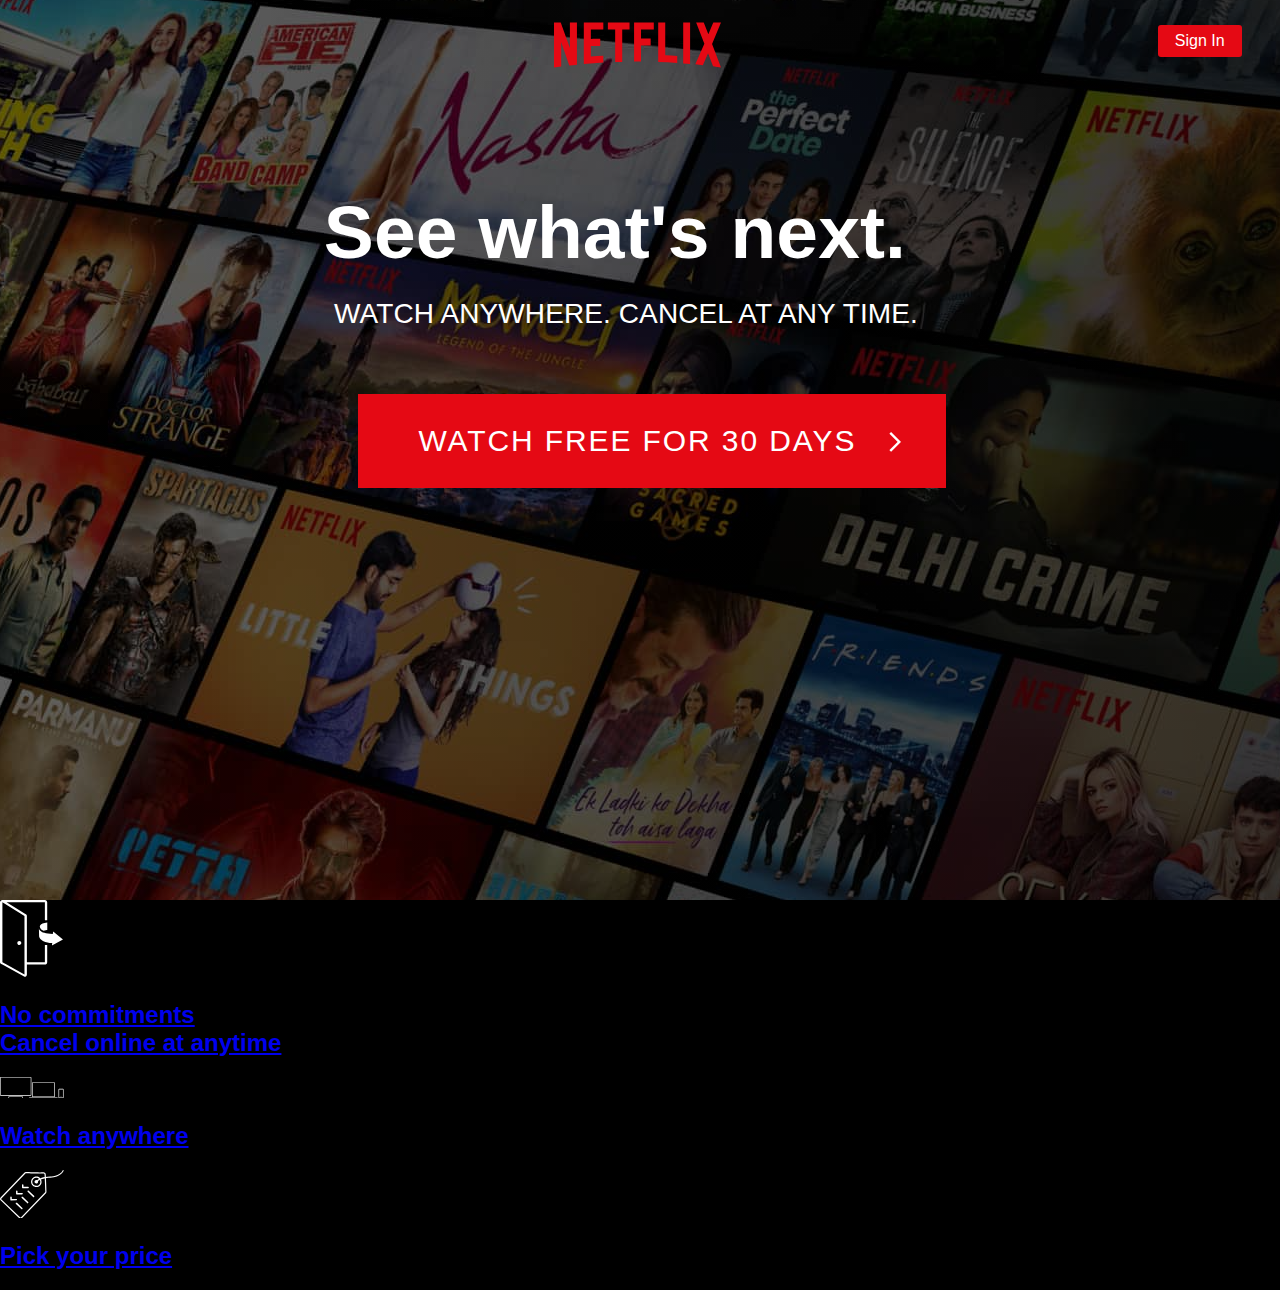
<file: index.html>
<!DOCTYPE html>
<html>
<head>
	<meta charset="utf-8">
	<link rel="shortcut icon" href="img/favicon.ico">
	<link rel="stylesheet" type="text/css" href="css/style.css"/>
	<title>Netflix India - Watch TV Programmes Online, Watch Films Online</title>
</head>
<body>
	<header>
		<nav>
			<a href="#" class="logo"><svg viewBox="0 0 111 30" fill="#e50914" id="netflix-logo" width="50%" height="50%">    
							<path d="M105.062 14.28L111 30c-1.75-.25-3.499-.563-5.28-.845l-3.345-8.686-3.437 7.969c-1.687-.282-3.344-.376-5.031-.595l6.031-13.75L94.468 0h5.063l3.062 7.874L105.875 0h5.124l-5.937 14.28zM90.47 0h-4.594v27.25c1.5.094 3.062.156 4.594.343V0zm-8.563 26.937c-4.187-.281-8.375-.53-12.656-.625V0h4.687v21.875c2.688.062 5.375.28 7.969.405v4.657zM64.25 10.657v4.687h-6.406V26H53.22V0h13.125v4.687h-8.5v5.97h6.406zm-18.906-5.97V26.25c-1.563 0-3.156 0-4.688.062V4.687h-4.844V0h14.406v4.687h-4.874zM30.75 15.593c-2.062 0-4.5 0-6.25.095v6.968c2.75-.188 5.5-.406 8.281-.5v4.5l-12.968 1.032V0H32.78v4.687H24.5V11c1.813 0 4.594-.094 6.25-.094v4.688zM4.78 12.968v16.375C3.094 29.531 1.593 29.75 0 30V0h4.469l6.093 17.032V0h4.688v28.062c-1.656.282-3.344.376-5.125.625L4.78 12.968z">
							</path>
						</svg>
			</a>
			<a class="signIn" href="login.html">Sign In</a>
		</nav>		
		<section class="para">
			<h1 class="See">See what's next.</h1>
			<p class="Watch">WATCH ANYWHERE. CANCEL AT ANY TIME.</p>
			<button class="join" onclick="window.location.href='signup.html'">WATCH FREE FOR 30 DAYS   <span class="arrow"></span></a></button>
			<!--a class="join" href="plans.html">WATCH FREE FOR 30 DAYS   <span class="arrow"></span></a-->
		</section>
	</header>
	<div id="features">
		<nav>
			<div>
				<a href="#">
					<svg version="1.1" viewBox="0 0 40 48" class="icon-cancel" focusable="true"><title></title><g fill=#fff><path d="M29.55 18.7v-4.6c-5.2.4-4.6 2.8-4.6 2.8.3 1.7 2.35 2.35 2.35 2.35.6-.35 2.25-.55 2.25-.55zm3.7 1L33 21.3c-9.15-.3-8.7-3.75-8.7-3.75l.15 5.2c1.1 4.05 8.35 4.2 8.2 4.2l-.2 1.5 6.9-3.8-6.1-4.95zm-20.3 6.25c-.5-.5-1.3-.45-1.8.05-.45.5-.45 1.25.05 1.75s1.3.45 1.75-.05c.5-.5.5-1.25 0-1.75zm2.35-15.9L1.5 1.45V38.9l2.6 1.45 11.2 6.2v-36.5zM1.5 40.35C.4 39.85 0 39.7 0 38.9l1.5 1.45zM28.05 28.1h1.45v10.8c0 .8-.65 1.45-1.45 1.45H16.8v6.15c0 .849-.65 1.5-1.45 1.5L1.5 40.35 0 38.9V1.45C0 .65.65 0 1.5 0h26.55c.8 0 1.45.65 1.45 1.45v11.2h-1.45V1.45H4.1L15.6 8.6c.95.35 1.2.65 1.2 1.45V38.9h11.25V28.1z"></path></g></svg>
					<h2>No commitments</br>Cancel online at anytime</h2>
				</a>
				<a href="#">
					<svg viewBox="0 0 145 48" class="desktop" focusable="true"><title></title><g fill=#fff><path d="M138.211 44.009c-.398 0-.697.349-.697.748 0 .398.3.698.697.698.4 0 .749-.3.749-.698 0-.4-.35-.748-.749-.748zm-4.19 2.593h8.682V28.191h-8.682v18.411zm-.05-19.807h8.732c.798 0 1.396.598 1.396 1.396v18.362c0 .798-.598 1.447-1.396 1.447h-8.732c-.749 0-1.397-.649-1.397-1.447V28.191c0-.798.648-1.396 1.397-1.396zM74.095 44.009h48.7V13.173h-48.7v30.836zm0-32.233h48.75c.748 0 1.396.648 1.396 1.446v30.787c0 .798-.648 1.396-1.397 1.396H74.095c-.797 0-1.396-.598-1.396-1.396V13.222c0-.798.599-1.446 1.396-1.446zm56.583 34.677v.649c0 .499-.799.898-1.747.898H67.66c-.998 0-1.746-.4-1.746-.898v-.649h64.764zm-111.567.898v-2.445c0-.798.648-1.446 1.396-1.446h29.688c.799 0 1.397.648 1.397 1.446v2.445h-1.397v-2.494H20.557v2.494H19.11zM1.397 41.065h68.208V1.397H1.397v39.668zM1.397 0h68.208c.799 0 1.447.599 1.447 1.397v39.668c0 .748-.648 1.396-1.447 1.396H1.397A1.394 1.394 0 0 1 0 41.065V1.397C0 .599.599 0 1.397 0z" id="Fill-7"></path></g></svg>
					<h2>Watch anywhere</h2>
				</a>
				<a href="#">
					<svg viewBox="0 0 63 48" class="price-tag" focusable="true"><title></title><g fill=#fff><path d="M35.752 7.65c-1.1 0-2.1.45-2.85 1.2a3.97 3.97 0 0 0 .1 5.651c.75.7 1.7 1.1 2.75 1.1a4.01 4.01 0 0 0 2.851-1.2c.75-.8 1.149-1.8 1.1-2.85 0-1.05-.451-2.05-1.201-2.8a4.072 4.072 0 0 0-2.75-1.1m-.002 9.15c-1.35 0-2.65-.5-3.6-1.45-2.05-1.95-2.101-5.25-.15-7.3 1-1.05 2.3-1.6 3.75-1.6 1.35 0 2.6.5 3.6 1.45.95.95 1.55 2.25 1.55 3.65.05 1.35-.5 2.65-1.45 3.65-.95 1.05-2.3 1.6-3.7 1.6m-2.148 9.701a.727.727 0 0 1-1.05 0l-5.3-5.05c-.3-.3-.3-.75 0-1.05.25-.3.75-.3 1.05-.05l5.25 5.1c.3.3.3.75.05 1.05m-5.95-10.05l-4.55.098v-1.799c0-.4-.35-.7-.75-.7-.401 0-.701.3-.701.7l.05 2.55c0 .3.2.55.45.65.101.05.15.05.25.05l5.301-.1c.4 0 .7-.3.7-.7 0-.4-.35-.75-.75-.75m.1 16.15a.723.723 0 0 1-1.05 0l-5.301-5.099c-.3-.25-.3-.75 0-1.05.25-.25.75-.3 1 0l5.301 5.1c.3.25.3.75.05 1.05m-5.951-10.05l-4.55.1v-1.8c-.05-.4-.35-.75-.75-.75-.4.05-.75.35-.7.75v2.55c.05.3.2.55.5.65.05.05.15.05.25.05l5.25-.1c.4 0 .75-.35.75-.75s-.35-.7-.75-.7m.25 15.95c-.299.3-.75.3-1.049 0l-5.301-5.1c-.3-.25-.3-.75 0-1.05.3-.25.75-.3 1.05 0l5.251 5.1c.299.25.35.75.049 1.05m-5.95-10.05l-4.5.1-.05-1.8c0-.4-.35-.75-.75-.75-.401.05-.7.35-.7.75l.049 2.55c0 .3.201.55.451.65.1.05.2.05.3.05l5.25-.1c.4 0 .7-.35.7-.75s-.35-.7-.75-.7M43.903 4.9c0-.5-.122-.876-.35-1.1-.279-.274-.65-.3-.85-.3H42.402c-.799.05-1.85.05-3.049.05-5.551 0-13.151-.35-13.851-.35-.15 0-.3.05-.45.2L1.4 27.952c-.1.15-.2.3-.2.5s.1.35.25.5l18.301 17.65c.25.25.751.25 1.001-.05l23.651-24.55c.153-.197.198-.488.2-.7M20.252 48.002a1.937 1.937 0 0 1-1.351-.55L.6 29.801c-.35-.349-.6-.799-.6-1.299 0-.55.2-1 .55-1.4L24.202 2.548c.3-.299.699-.5 1.15-.549h.15c.1 0 8.1.35 13.851.35 1.149 0 2.149 0 3-.05h.35c.7 0 1.3.2 1.75.65.45.45.65 1.1.65 1.95.05.85.705 14.126.65 16.551-.011.502-.15 1-.5 1.4L21.602 47.403c-.35.35-.85.6-1.35.6" id="Combined-Shape"></path><path d="M62.004 0c-2.95 6.4-12.651 6.4-12.651 6.4-7.05.1-10.951 2.25-12.751 3.601-.7-.351-1.55-.2-2.1.35-.7.7-.65 1.85.05 2.549.7.651 1.85.651 2.5-.049.55-.55.65-1.3.4-1.951 5.05-3.5 11.9-3.299 11.9-3.299C60.105 7.601 62.855.6 62.855.6l-.85-.6z" id="Fill-4"></path></g></svg>
					<h2>Pick your price </h2>
				</a>
			</div>
		</nav>
	</div>
</body>
</html>
</file>
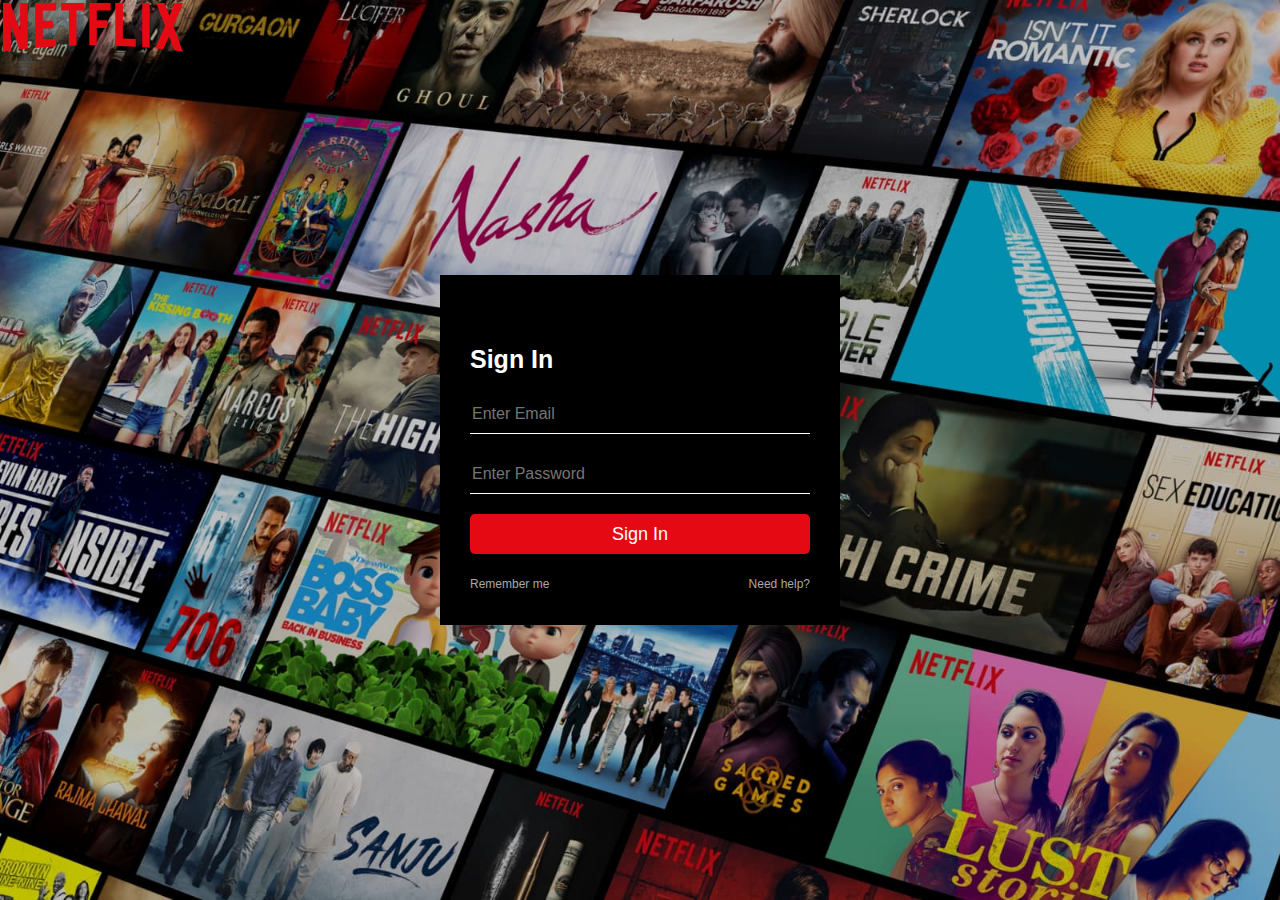
<file: login.html>
<html>
<head>
  <link rel="shortcut icon" href="img/favicon.ico">
<script>
function validateForm()
{
  var x = document.forms["myForm"]["email"].value;
  if (x == "") 
  {
    alert("Email must be filled out");
    return false;
  }
}
</script>
<title>Netflix</title>
    <link rel="stylesheet" type="text/css" href="css/style1.css">
<body>
  <div id="brand">
          <svg viewBox="0 0 111 30" fill="#e50914" id="netflix-logo" width="100%" height="100%">    <path d="M105.062 14.28L111 30c-1.75-.25-3.499-.563-5.28-.845l-3.345-8.686-3.437 7.969c-1.687-.282-3.344-.376-5.031-.595l6.031-13.75L94.468 0h5.063l3.062 7.874L105.875 0h5.124l-5.937 14.28zM90.47 0h-4.594v27.25c1.5.094 3.062.156 4.594.343V0zm-8.563 26.937c-4.187-.281-8.375-.53-12.656-.625V0h4.687v21.875c2.688.062 5.375.28 7.969.405v4.657zM64.25 10.657v4.687h-6.406V26H53.22V0h13.125v4.687h-8.5v5.97h6.406zm-18.906-5.97V26.25c-1.563 0-3.156 0-4.688.062V4.687h-4.844V0h14.406v4.687h-4.874zM30.75 15.593c-2.062 0-4.5 0-6.25.095v6.968c2.75-.188 5.5-.406 8.281-.5v4.5l-12.968 1.032V0H32.78v4.687H24.5V11c1.813 0 4.594-.094 6.25-.094v4.688zM4.78 12.968v16.375C3.094 29.531 1.593 29.75 0 30V0h4.469l6.093 17.032V0h4.688v28.062c-1.656.282-3.344.376-5.125.625L4.78 12.968z"></path></svg>
      </div>
  <!--div class="header"-->
      <!--img src="logo.png" height="100px" width="200px"-->
  <!--/div-->
    <div class="loginbox">
        <h1>Sign In</h1>
        <form name="myForm" action="main.html" onsubmit="return validateForm()" method="post">
            <input type="email" name="email" placeholder="Enter Email">
            <input type="password" name="" placeholder="Enter Password">
            <input type="submit" name="" value="Sign In">
            <!--button class="btn" type="submit">Sign In</button-->
            <a href="#">Remember me</a>
            <a id="need" href="#">Need help?</a>
        </form>
    </div>
</body>
</head>
</html>
</file>
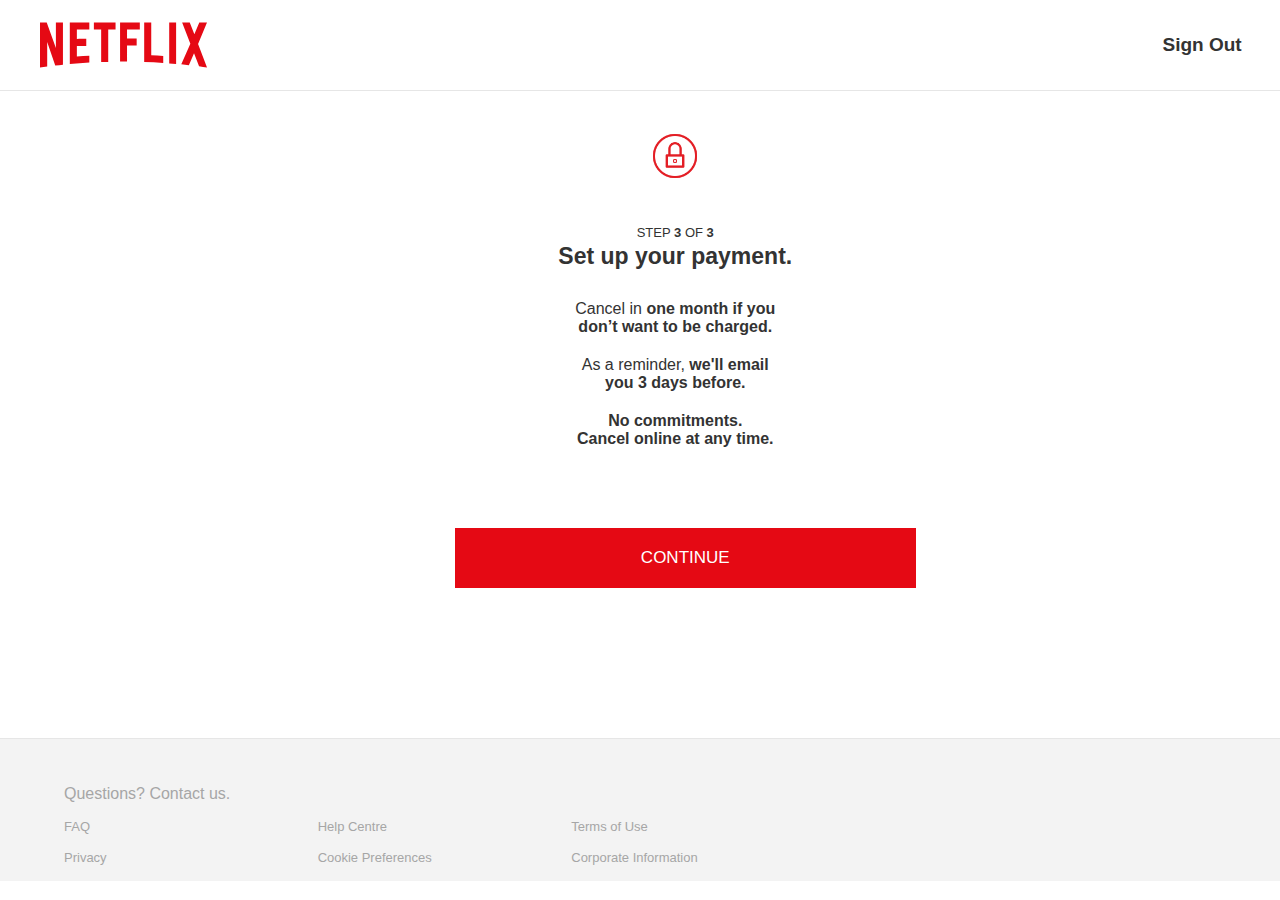
<file: payment.html>
<!DOCTYPE html>
<html>
<head>
	<title>Netflix</title>
	<link rel="shortcut icon" href="img/favicon.ico">
	<link rel="stylesheet" type="text/css" href="css/style7.css"/>
	<!--meta http-equiv="Refresh" content="30; url=index.html" /-->
</head>
<body>
	<header>
		<nav>
			<a href="index.html" class="logo"><svg viewBox="0 0 111 30" fill="#e50914" id="netflix-logo" width="50%" height="50%">    
							<path d="M105.062 14.28L111 30c-1.75-.25-3.499-.563-5.28-.845l-3.345-8.686-3.437 7.969c-1.687-.282-3.344-.376-5.031-.595l6.031-13.75L94.468 0h5.063l3.062 7.874L105.875 0h5.124l-5.937 14.28zM90.47 0h-4.594v27.25c1.5.094 3.062.156 4.594.343V0zm-8.563 26.937c-4.187-.281-8.375-.53-12.656-.625V0h4.687v21.875c2.688.062 5.375.28 7.969.405v4.657zM64.25 10.657v4.687h-6.406V26H53.22V0h13.125v4.687h-8.5v5.97h6.406zm-18.906-5.97V26.25c-1.563 0-3.156 0-4.688.062V4.687h-4.844V0h14.406v4.687h-4.874zM30.75 15.593c-2.062 0-4.5 0-6.25.095v6.968c2.75-.188 5.5-.406 8.281-.5v4.5l-12.968 1.032V0H32.78v4.687H24.5V11c1.813 0 4.594-.094 6.25-.094v4.688zM4.78 12.968v16.375C3.094 29.531 1.593 29.75 0 30V0h4.469l6.093 17.032V0h4.688v28.062c-1.656.282-3.344.376-5.125.625L4.78 12.968z">
							</path>
						</svg>
			</a>
			<a href="login.html" class="signIn">Sign Out</a>
		</nav>
	</header>
	<div class="mid">
		<img src="img/lock.png" class="lock">
		<div class="step">
			<span style="font-size: 13px;">STEP <b>3</b> OF <b>3</b></span></br>
			<h1 class="steptitle">Set up your payment.</h1>
			<span class="para">Cancel in <b>one month if you<br/> don’t want to be charged.</b><br/></span>
			<span class="para">As a reminder, <b>we'll email<br/> you 3 days before.</b><br/></span>
			<span class="para"><b>No commitments.</b><br/><b>Cancel online at any time.</b></span>
		</div>
		<div class="continue">
			<a class="continue" href="users.html">CONTINUE</a>
		</div>
	</div>
	<footer>
		<div class="divider">
		</div>
		<div class="foot">
			<p class="footer-top">
				<a href="https://help.netflix.com/contactus">Questions? Contact us.</a>
			</p>
			<ul class="lists">
				<li class="footitem" >
					<a class="footer-link" href="https://help.netflix.com/support/412" >
						<span>FAQ</span>
					</a>
				</li>
				<li class="footitem">
					<a class="footer-link" href="https://help.netflix.com">
						<span>Help Centre</span>
					</a>
				</li>
				<li class="footitem">
					<a class="footer-link" href="https://help.netflix.com/legal/termsofuse">
						<span>Terms of Use</span>
					</a>
				</li>
				<li class="footitem">
					<a class="footer-link" href="https://help.netflix.com/legal/privacy">
						<span>Privacy</span>
					</a>
				</li>
				<li class="footitem">
					<a class="footer-link" href="https://help.netflix.com/legal/privacy#cookies">
						<span>Cookie Preferences</span>
					</a>
				</li>
				<li class="footitem">
					<a class="footer-link" href="https://help.netflix.com/en/node/2101">
						<span>Corporate Information</span>
					</a>
				</li>
			</ul>
		</div>
	</footer>
</body>
</html>
</file>
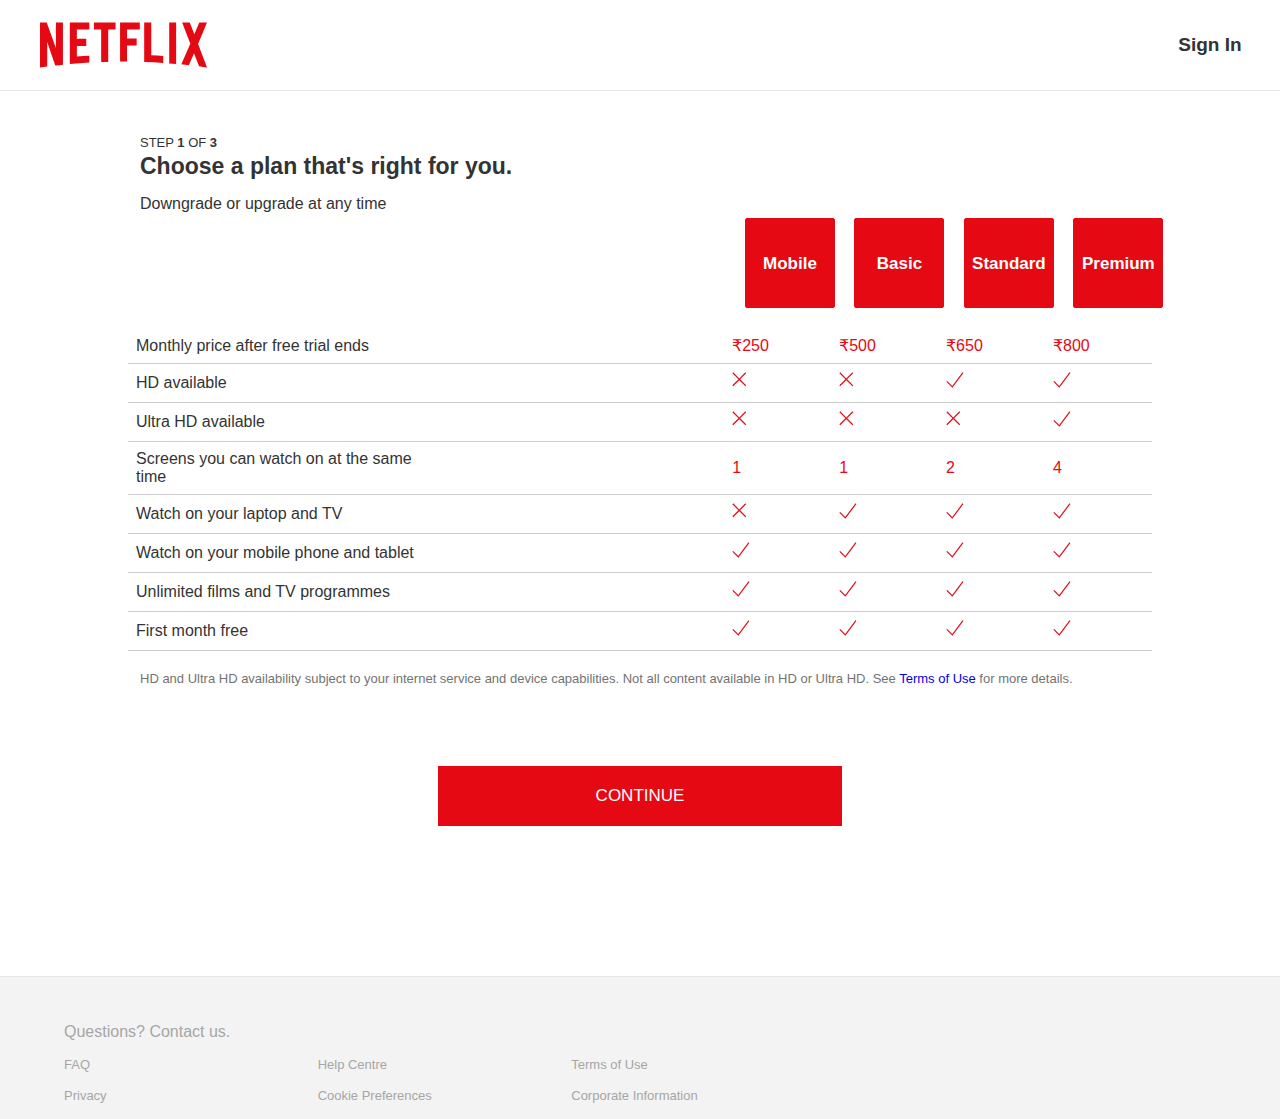
<file: planform.html>
<!DOCTYPE html>
<html>
<head>
	<title>Netflix</title>
	<link rel="stylesheet" type="text/css" href="css/style4.css"/>
	<link rel="shortcut icon" href="img/favicon.ico">
</head>
<body>
	<header>
		<nav>
			<a href="index.html" class="logo"><svg viewBox="0 0 111 30" fill="#e50914" id="netflix-logo" width="50%" height="50%">    
							<path d="M105.062 14.28L111 30c-1.75-.25-3.499-.563-5.28-.845l-3.345-8.686-3.437 7.969c-1.687-.282-3.344-.376-5.031-.595l6.031-13.75L94.468 0h5.063l3.062 7.874L105.875 0h5.124l-5.937 14.28zM90.47 0h-4.594v27.25c1.5.094 3.062.156 4.594.343V0zm-8.563 26.937c-4.187-.281-8.375-.53-12.656-.625V0h4.687v21.875c2.688.062 5.375.28 7.969.405v4.657zM64.25 10.657v4.687h-6.406V26H53.22V0h13.125v4.687h-8.5v5.97h6.406zm-18.906-5.97V26.25c-1.563 0-3.156 0-4.688.062V4.687h-4.844V0h14.406v4.687h-4.874zM30.75 15.593c-2.062 0-4.5 0-6.25.095v6.968c2.75-.188 5.5-.406 8.281-.5v4.5l-12.968 1.032V0H32.78v4.687H24.5V11c1.813 0 4.594-.094 6.25-.094v4.688zM4.78 12.968v16.375C3.094 29.531 1.593 29.75 0 30V0h4.469l6.093 17.032V0h4.688v28.062c-1.656.282-3.344.376-5.125.625L4.78 12.968z">
							</path>
						</svg>
			</a>
			<a href="login.html" class="signIn">Sign In</a>
		</nav>
	</header>
	<div class="step">
			<span style="font-size: 13px;">STEP <b>1</b> OF <b>3</b></span></br>
			<h1 class="steptitle">Choose a plan that's right for you.</h1>
			<span class="para">Downgrade or upgrade at any time</span>
	</div>
	<div class="pl">
		<div class="ic">Mobile</div>
		<div class="ic">Basic</div>
		<div class="ic">Standard</div>
		<div class="ic">Premium</div>
	</div>
	<table>
  		<tr>
    		<td>Monthly price after free trial ends</td>
    		<td class="price">₹250</td>
    		<td class="price">₹500</td>
    		<td class="price">₹650</td>
    		<td class="price">₹800</td>
  		</tr>
  		<tr>
    		<td>HD available</td>
    		<td class="price"><svg viewBox="0 0 26 26" version="1.1" class="svg-icon" focusable="true"><title></title><path d="M10.5 9.3L1.8.5.5 1.8l8.8 8.7-8.8 8.8 1.3 1.2 8.7-8.7 8.8 8.7 1.2-1.2-8.7-8.8 8.7-8.7L19.3.5l-8.8 8.8z"></path></svg></td>
    		<td class="price"><svg viewBox="0 0 26 26" version="1.1" class="svg-icon" focusable="true"><title></title><path d="M10.5 9.3L1.8.5.5 1.8l8.8 8.7-8.8 8.8 1.3 1.2 8.7-8.7 8.8 8.7 1.2-1.2-8.7-8.8 8.7-8.7L19.3.5l-8.8 8.8z"></path></svg></td>
    		<td class="price"><svg viewBox="0 0 26 26" version="1.1" class="svg-icon" focusable="true"><title></title><path d="M9.19 22.892L.5 14.198l1.232-1.233 7.236 7.24L23.793.516l1.38 1.04L9.19 22.892"></path></svg></td>
    		<td class="price"><svg viewBox="0 0 26 26" version="1.1" class="svg-icon" focusable="true"><title></title><path d="M9.19 22.892L.5 14.198l1.232-1.233 7.236 7.24L23.793.516l1.38 1.04L9.19 22.892"></path></svg></td>
  		</tr>
  		<tr>
    		<td>Ultra HD available</td>
    		<td class="price"><svg viewBox="0 0 26 26" version="1.1" class="svg-icon" focusable="true"><title></title><path d="M10.5 9.3L1.8.5.5 1.8l8.8 8.7-8.8 8.8 1.3 1.2 8.7-8.7 8.8 8.7 1.2-1.2-8.7-8.8 8.7-8.7L19.3.5l-8.8 8.8z"></path></svg></td>
    		<td class="price"><svg viewBox="0 0 26 26" version="1.1" class="svg-icon" focusable="true"><title></title><path d="M10.5 9.3L1.8.5.5 1.8l8.8 8.7-8.8 8.8 1.3 1.2 8.7-8.7 8.8 8.7 1.2-1.2-8.7-8.8 8.7-8.7L19.3.5l-8.8 8.8z"></path></svg></td>
    		<td class="price"><svg viewBox="0 0 26 26" version="1.1" class="svg-icon" focusable="true"><title></title><path d="M10.5 9.3L1.8.5.5 1.8l8.8 8.7-8.8 8.8 1.3 1.2 8.7-8.7 8.8 8.7 1.2-1.2-8.7-8.8 8.7-8.7L19.3.5l-8.8 8.8z"></path></svg></td>
    		<td class="price"><svg viewBox="0 0 26 26" version="1.1" class="svg-icon" focusable="true"><title></title><path d="M9.19 22.892L.5 14.198l1.232-1.233 7.236 7.24L23.793.516l1.38 1.04L9.19 22.892"></path></svg></td>
  		</tr>
  		<tr>
    		<td>Screens you can watch on at the same<br/> time</td>
    		<td class="price">1</td>
    		<td class="price">1</td>
    		<td class="price">2</td>
    		<td class="price">4</td>
  		</tr>
  		<tr>
    		<td>Watch on your laptop and TV</td>
    		<td class="price"><svg viewBox="0 0 26 26" version="1.1" class="svg-icon" focusable="true"><title></title><path d="M10.5 9.3L1.8.5.5 1.8l8.8 8.7-8.8 8.8 1.3 1.2 8.7-8.7 8.8 8.7 1.2-1.2-8.7-8.8 8.7-8.7L19.3.5l-8.8 8.8z"></path></svg></td>
    		<td class="price"><svg viewBox="0 0 26 26" version="1.1" class="svg-icon" focusable="true"><title></title><path d="M9.19 22.892L.5 14.198l1.232-1.233 7.236 7.24L23.793.516l1.38 1.04L9.19 22.892"></path></svg></td>
    		<td class="price"><svg viewBox="0 0 26 26" version="1.1" class="svg-icon" focusable="true"><title></title><path d="M9.19 22.892L.5 14.198l1.232-1.233 7.236 7.24L23.793.516l1.38 1.04L9.19 22.892"></path></svg></td>
    		<td class="price"><svg viewBox="0 0 26 26" version="1.1" class="svg-icon" focusable="true"><title></title><path d="M9.19 22.892L.5 14.198l1.232-1.233 7.236 7.24L23.793.516l1.38 1.04L9.19 22.892"></path></svg></td>
  		</tr>
  		<tr>
    		<td>Watch on your mobile phone and tablet</td>
    		<td class="price"><svg viewBox="0 0 26 26" version="1.1" class="svg-icon" focusable="true"><title></title><path d="M9.19 22.892L.5 14.198l1.232-1.233 7.236 7.24L23.793.516l1.38 1.04L9.19 22.892"></path></svg></td>
    		<td class="price"><svg viewBox="0 0 26 26" version="1.1" class="svg-icon" focusable="true"><title></title><path d="M9.19 22.892L.5 14.198l1.232-1.233 7.236 7.24L23.793.516l1.38 1.04L9.19 22.892"></path></svg></td>
    		<td class="price"><svg viewBox="0 0 26 26" version="1.1" class="svg-icon" focusable="true"><title></title><path d="M9.19 22.892L.5 14.198l1.232-1.233 7.236 7.24L23.793.516l1.38 1.04L9.19 22.892"></path></svg></td>
    		<td class="price"><svg viewBox="0 0 26 26" version="1.1" class="svg-icon" focusable="true"><title></title><path d="M9.19 22.892L.5 14.198l1.232-1.233 7.236 7.24L23.793.516l1.38 1.04L9.19 22.892"></path></svg></td>
  		</tr>
  		<tr>
    		<td>Unlimited films and TV programmes</td>
    		<td class="price"><svg viewBox="0 0 26 26" version="1.1" class="svg-icon" focusable="true"><title></title><path d="M9.19 22.892L.5 14.198l1.232-1.233 7.236 7.24L23.793.516l1.38 1.04L9.19 22.892"></path></svg></td>
    		<td class="price"><svg viewBox="0 0 26 26" version="1.1" class="svg-icon" focusable="true"><title></title><path d="M9.19 22.892L.5 14.198l1.232-1.233 7.236 7.24L23.793.516l1.38 1.04L9.19 22.892"></path></svg></td>
    		<td class="price"><svg viewBox="0 0 26 26" version="1.1" class="svg-icon" focusable="true"><title></title><path d="M9.19 22.892L.5 14.198l1.232-1.233 7.236 7.24L23.793.516l1.38 1.04L9.19 22.892"></path></svg></td>
    		<td class="price"><svg viewBox="0 0 26 26" version="1.1" class="svg-icon" focusable="true"><title></title><path d="M9.19 22.892L.5 14.198l1.232-1.233 7.236 7.24L23.793.516l1.38 1.04L9.19 22.892"></path></svg></td>
  		</tr>
  		<tr>
    		<td>First month free</td>
    		<td class="price"><svg viewBox="0 0 26 26" version="1.1" class="svg-icon" focusable="true"><title></title><path d="M9.19 22.892L.5 14.198l1.232-1.233 7.236 7.24L23.793.516l1.38 1.04L9.19 22.892"></path></svg></td>
    		<td class="price"><svg viewBox="0 0 26 26" version="1.1" class="svg-icon" focusable="true"><title></title><path d="M9.19 22.892L.5 14.198l1.232-1.233 7.236 7.24L23.793.516l1.38 1.04L9.19 22.892"></path></svg></td>
    		<td class="price"><svg viewBox="0 0 26 26" version="1.1" class="svg-icon" focusable="true"><title></title><path d="M9.19 22.892L.5 14.198l1.232-1.233 7.236 7.24L23.793.516l1.38 1.04L9.19 22.892"></path></svg></td>
    		<td class="price"><svg viewBox="0 0 26 26" version="1.1" class="svg-icon" focusable="true"><title></title><path d="M9.19 22.892L.5 14.198l1.232-1.233 7.236 7.24L23.793.516l1.38 1.04L9.19 22.892"></path></svg></td>
  		</tr>
	</table>
	<div class="hdAvail">
		<span>HD and Ultra HD availability subject to your internet service and device capabilities. Not all content available in HD or Ultra HD. See <a href="https://help.netflix.com/legal/termsofuse" target="_blank">Terms of Use</a> for more details.</span>
	</div>
	<div class="continue con">
			<a class="continue" href="registration.html">CONTINUE</a>
		</div>
	<footer>
		<div class="divider">
		</div>
		<div class="foot">
			<p class="footer-top">
				<a href="https://help.netflix.com/contactus">Questions? Contact us.</a>
			</p>
			<ul class="lists">
				<li class="footitem" >
					<a class="footer-link" href="https://help.netflix.com/support/412" >
						<span>FAQ</span>
					</a>
				</li>
				<li class="footitem">
					<a class="footer-link" href="https://help.netflix.com">
						<span>Help Centre</span>
					</a>
				</li>
				<li class="footitem">
					<a class="footer-link" href="https://help.netflix.com/legal/termsofuse">
						<span>Terms of Use</span>
					</a>
				</li>
				<li class="footitem">
					<a class="footer-link" href="https://help.netflix.com/legal/privacy">
						<span>Privacy</span>
					</a>
				</li>
				<li class="footitem">
					<a class="footer-link" href="https://help.netflix.com/legal/privacy#cookies">
						<span>Cookie Preferences</span>
					</a>
				</li>
				<li class="footitem">
					<a class="footer-link" href="https://help.netflix.com/en/node/2101">
						<span>Corporate Information</span>
					</a>
				</li>
			</ul>
		</div>
	</footer>
</body>
</html>
</file>
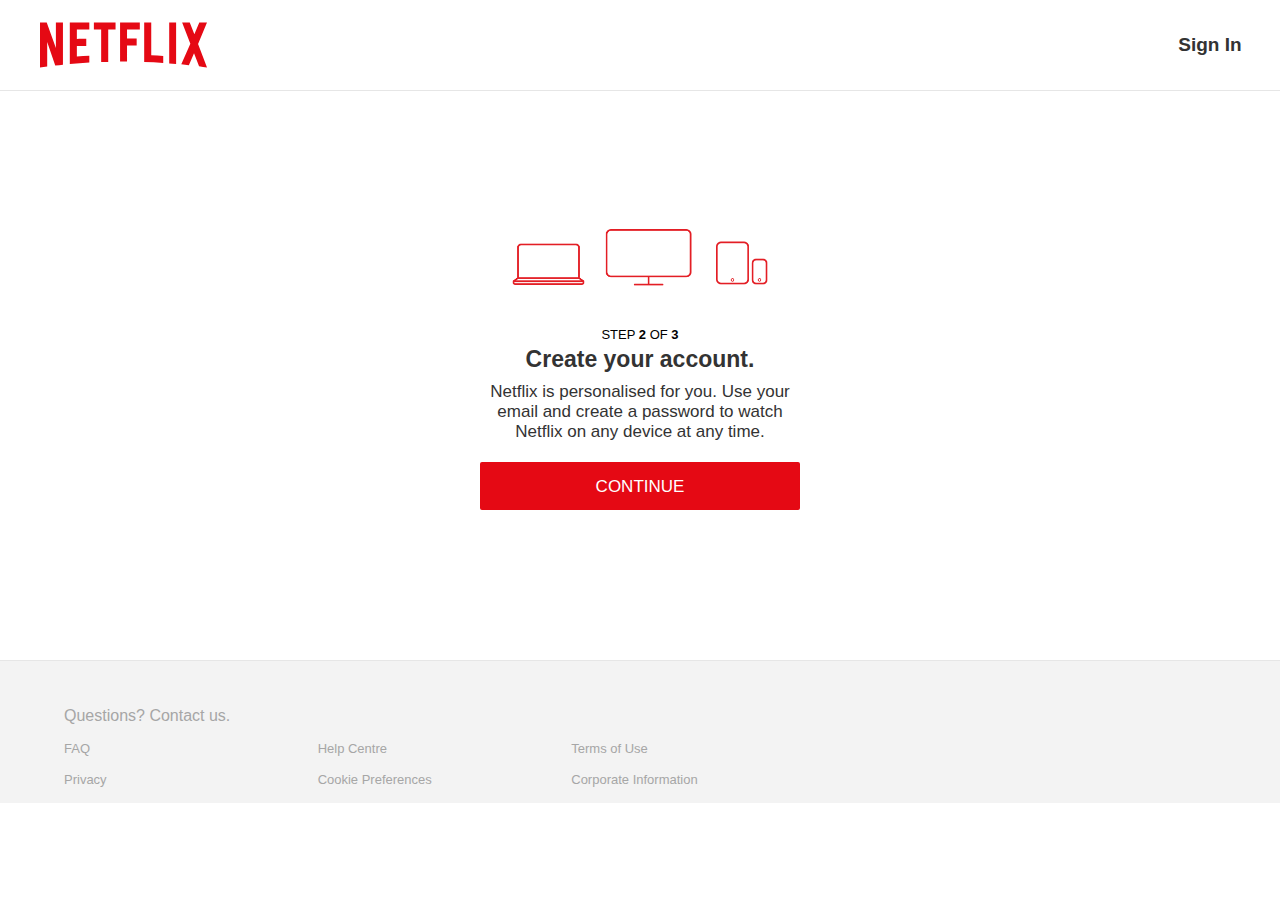
<file: registration.html>
<!DOCTYPE html>
<html>
<head>
	<title>Netflix</title>
	<link rel="stylesheet" type="text/css" href="css/style5.css"/>
	<link rel="shortcut icon" href="img/favicon.ico">
</head>
<body>
	<header>
		<nav>
			<a href="index.html" class="logo"><svg viewBox="0 0 111 30" fill="#e50914" id="netflix-logo" width="50%" height="50%">    
							<path d="M105.062 14.28L111 30c-1.75-.25-3.499-.563-5.28-.845l-3.345-8.686-3.437 7.969c-1.687-.282-3.344-.376-5.031-.595l6.031-13.75L94.468 0h5.063l3.062 7.874L105.875 0h5.124l-5.937 14.28zM90.47 0h-4.594v27.25c1.5.094 3.062.156 4.594.343V0zm-8.563 26.937c-4.187-.281-8.375-.53-12.656-.625V0h4.687v21.875c2.688.062 5.375.28 7.969.405v4.657zM64.25 10.657v4.687h-6.406V26H53.22V0h13.125v4.687h-8.5v5.97h6.406zm-18.906-5.97V26.25c-1.563 0-3.156 0-4.688.062V4.687h-4.844V0h14.406v4.687h-4.874zM30.75 15.593c-2.062 0-4.5 0-6.25.095v6.968c2.75-.188 5.5-.406 8.281-.5v4.5l-12.968 1.032V0H32.78v4.687H24.5V11c1.813 0 4.594-.094 6.25-.094v4.688zM4.78 12.968v16.375C3.094 29.531 1.593 29.75 0 30V0h4.469l6.093 17.032V0h4.688v28.062c-1.656.282-3.344.376-5.125.625L4.78 12.968z">
							</path>
						</svg>
			</a>
			<a href="login.html" class="signIn">Sign In</a>
		</nav>
	</header>
	<div class="container">
		<div class="devicecontainer">
			<img src="img/Devices.png" class="device" align="middle">
		</div>
		<div>
			<span class="step">STEP <b>2</b> OF <b>3</b></span></br>
			<h1 class="steptitle">Create your account.</h1>
		</div>
		<div class="para">
			Netflix is personalised for you. Use your <br>email and create a password to watch <br>Netflix on any device at any time.
		</div>
		<div>
			<button type="button" onclick="window.location.href='regform.html'" class="btn">CONTINUE</button>
		</div>
	</div>
	<footer>
		<div class="divider">
		</div>
		<div class="foot">
			<p class="footer-top">
				<a href="https://help.netflix.com/contactus">Questions? Contact us.</a>
			</p>
			<ul class="lists">
				<li class="footitem" >
					<a class="footer-link" href="https://help.netflix.com/support/412" >
						<span>FAQ</span>
					</a>
				</li>
				<li class="footitem">
					<a class="footer-link" href="https://help.netflix.com">
						<span>Help Centre</span>
					</a>
				</li>
				<li class="footitem">
					<a class="footer-link" href="https://help.netflix.com/legal/termsofuse">
						<span>Terms of Use</span>
					</a>
				</li>
				<li class="footitem">
					<a class="footer-link" href="https://help.netflix.com/legal/privacy">
						<span>Privacy</span>
					</a>
				</li>
				<li class="footitem">
					<a class="footer-link" href="https://help.netflix.com/legal/privacy#cookies">
						<span>Cookie Preferences</span>
					</a>
				</li>
				<li class="footitem">
					<a class="footer-link" href="https://help.netflix.com/en/node/2101">
						<span>Corporate Information</span>
					</a>
				</li>
			</ul>
		</div>
	</footer>
</body>
</html>
</file>
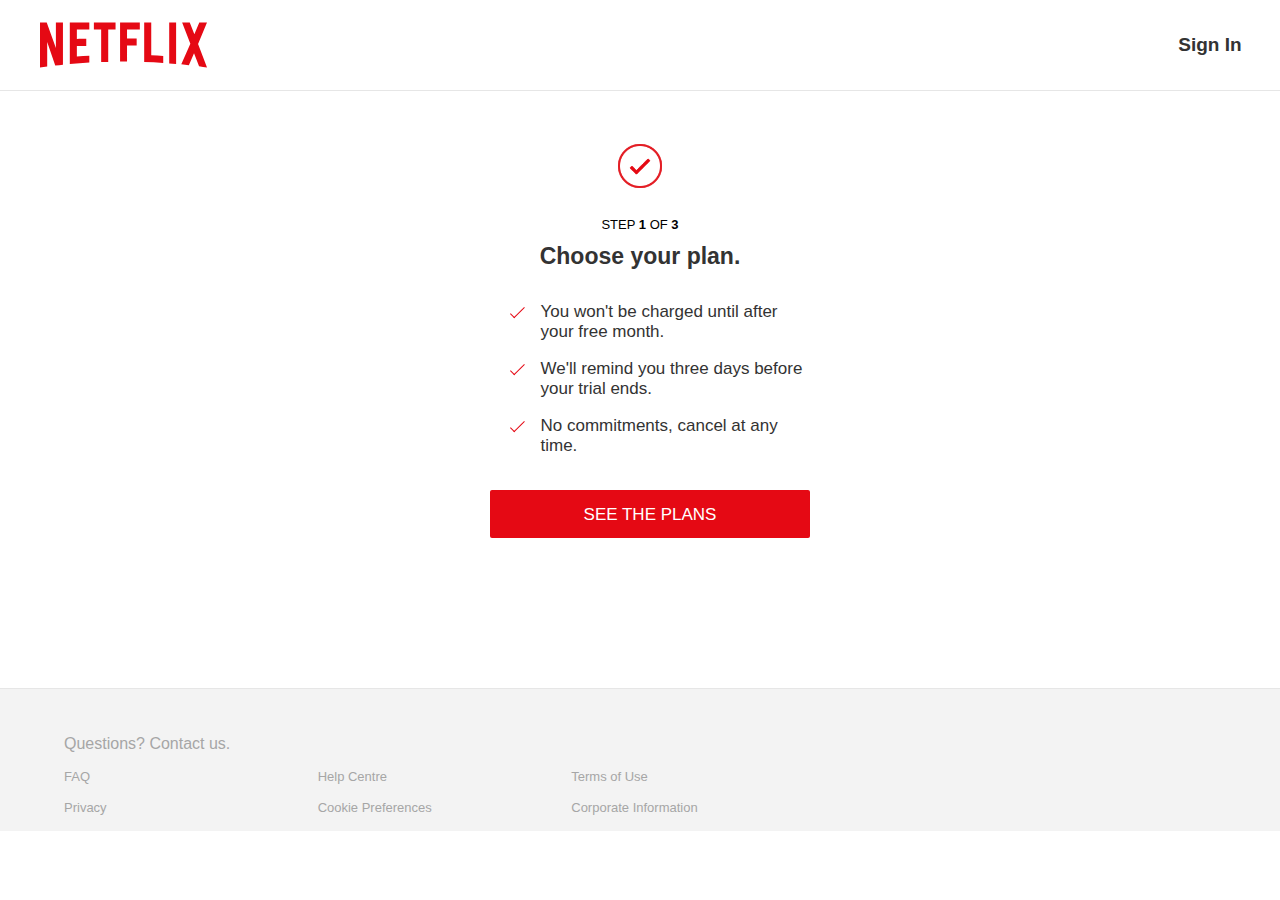
<file: signup.html>
<!DOCTYPE html>
<html>
<head>
	<title>Netflix</title>
	<link rel="stylesheet" type="text/css" href="css/style3.css"/>
	<link rel="shortcut icon" href="img/favicon.ico">
</head>
<body>
	<header>
		<nav>
			<a href="index.html" class="logo"><svg viewBox="0 0 111 30" fill="#e50914" id="netflix-logo" width="50%" height="50%">    
							<path d="M105.062 14.28L111 30c-1.75-.25-3.499-.563-5.28-.845l-3.345-8.686-3.437 7.969c-1.687-.282-3.344-.376-5.031-.595l6.031-13.75L94.468 0h5.063l3.062 7.874L105.875 0h5.124l-5.937 14.28zM90.47 0h-4.594v27.25c1.5.094 3.062.156 4.594.343V0zm-8.563 26.937c-4.187-.281-8.375-.53-12.656-.625V0h4.687v21.875c2.688.062 5.375.28 7.969.405v4.657zM64.25 10.657v4.687h-6.406V26H53.22V0h13.125v4.687h-8.5v5.97h6.406zm-18.906-5.97V26.25c-1.563 0-3.156 0-4.688.062V4.687h-4.844V0h14.406v4.687h-4.874zM30.75 15.593c-2.062 0-4.5 0-6.25.095v6.968c2.75-.188 5.5-.406 8.281-.5v4.5l-12.968 1.032V0H32.78v4.687H24.5V11c1.813 0 4.594-.094 6.25-.094v4.688zM4.78 12.968v16.375C3.094 29.531 1.593 29.75 0 30V0h4.469l6.093 17.032V0h4.688v28.062c-1.656.282-3.344.376-5.125.625L4.78 12.968z">
							</path>
						</svg>
			</a>
			<a href="login.html" class="signIn">Sign In</a>
		</nav>
	</header>
	<div class="container">
		<div class="checkcontainer">
			<img src="img/checkmark.png" class="check" align="middle">
		</div>
		<div>
			<span class="step">STEP <b>1</b> OF <b>3</b></span></br>
			<h1 class="steptitle">Choose your plan.</h1>
		</div>
		<div class="lis">
			<ul class="checkedList">
				<li class="bullet">You won't be charged until after<br/> your free month.</li>
				<li class="bullet">We'll remind you three days before<br/> your trial ends.</li>
				<li class="bullet">No commitments, cancel at any<br/> time.</li>
			</ul>
		</div>
		<div>
			<button type="button" class="btn" onclick="window.location.href='planform.html'">SEE THE PLANS</button>
		</div>
	</div>
	<footer>
		<div class="divider">
		</div>
		<div class="foot">
			<p class="footer-top">
				<a href="https://help.netflix.com/contactus">Questions? Contact us.</a>
			</p>
			<ul class="lists">
				<li class="footitem" >
					<a class="footer-link" href="https://help.netflix.com/support/412" >
						<span>FAQ</span>
					</a>
				</li>
				<li class="footitem">
					<a class="footer-link" href="https://help.netflix.com">
						<span>Help Centre</span>
					</a>
				</li>
				<li class="footitem">
					<a class="footer-link" href="https://help.netflix.com/legal/termsofuse">
						<span>Terms of Use</span>
					</a>
				</li>
				<li class="footitem">
					<a class="footer-link" href="https://help.netflix.com/legal/privacy">
						<span>Privacy</span>
					</a>
				</li>
				<li class="footitem">
					<a class="footer-link" href="https://help.netflix.com/legal/privacy#cookies">
						<span>Cookie Preferences</span>
					</a>
				</li>
				<li class="footitem">
					<a class="footer-link" href="https://help.netflix.com/en/node/2101">
						<span>Corporate Information</span>
					</a>
				</li>
			</ul>
		</div>
	</footer>
</body>
</html>
</file>
<file: css/style.css>
body
{
	margin: 0;
	font-family: 'Helvetica Neue',Helvetica,Arial,sans-serif;
	color: white;
	background-color: black;
	font-size: 16px;
}	

header
{
	/*background: linear-gradient(0deg,rgba(0,0,0,0) 50%,rgba(0,0,0,.5) 100%),radial-gradient(50% 120%,rgba(0,0,0,0) 50%,rgba(0,0,0,.7) 100%), url('../img/neew.jpg');
*/	background: linear-gradient(to right, rgba(0, 0, 0, 0.5), rgba(0, 0 ,0 ,0.7)), url('../img/neew.jpg');
	height: 100vh;
	background-position: 45% 60%;

}
*
{
	box-sizing: border-box;
}
#netflix-logo
{
	width: 167px;
	height: 50px;
	margin-left: 35%;
	margin-top: 12%;
	
}
.logo
{
	display: inline-block;
	line-height: 90px;
}
header nav
{
	text-align: center;
}
.signIn
{
	color: #fff;
	float: right;
	margin-top: 25px;
	margin-right: 3%;
	background-color: #e50914;
	padding: 7px 17px;
	font-weight: 400;
	border-radius: 3px;
	font-size: 16px;
	text-decoration: none;
}
.See
{
	font-size: 75px;
	letter-spacing: .1px;
	/*font-size: 1.8vw;*/
    margin: 0.25em 0.67em 0px 0px;
    text-align: center;
    padding-top: 60px;
}
.Watch
{
	font-size: 28px;
    margin: 0.3em 1em 0px 0px;
    letter-spacing: .1px;
    font-weight: 400;
    display: block;
    text-align: center;
    padding-top: 15px;
}
.join
{
	font-size: 30px;
	color: #fff;
	background-color: #e50914;
	padding: 1em 1.5em 1em 2em;
	letter-spacing: 1.9px;
	margin: 5% 0em 30% 28%;
	border: 0;
	box-sizing: border-box;
	cursor: pointer;
	align-items: center;
	text-align: center;
	display: flex;
	justify-content: center;
}
.signIn:hover,.join:hover
{
	background-color: #FF0000;
	color: white;
}
.arrow
{
	background-image: url('../img/arrow.png');
    background-repeat: no-repeat;
    background-position: 0 3px;
    margin-left: .5em;
    width: 1em;
    height: .8em;
    display: inline-block;
}
.icon-cancel,.price-tag,.desktop
{
	fill: #fff;
	font-size: 16px;
	width: 5%;
	height: 10%;
}
#features > nav
{

}
</file>
<file: css/style1.css>
body
{
    margin: 0;
    padding: 0;
    background: url('../img/netflix1.jpg');
    background-size: cover;
    background-position: center;
    font-family: Helvetica;
}


.loginbox{
    width: 400px;
    height: 350px;
    background: #000;
    color: #fff;
    top: 50%;
    left: 50%;
    position: absolute;
    transform: translate(-50%,-50%);
    box-sizing: border-box;
    padding: 70px 30px;
}

h1{
    margin: 0;
    padding: 0 0 20px;
    font-size: 25px;
}

.loginbox p{
    margin: 0;
    padding: 0;
    font-weight: bold;
}

.loginbox input{
    width: 100%;
    margin-bottom: 20px;
}

.loginbox input[type="email"], input[type="password"]
{
    border: none;
    border-bottom: 1px solid #fff;
    background: transparent;
    outline: none;
    height: 40px;
    color: #fff;
    font-size: 16px;
}
.loginbox input[type="submit"]
{
    border: none;
    outline: none;
    height: 40px;
    background: #E50914;
    color: #fff;
    font-size: 18px;
    border-radius: 5px;
}
#netflix-logo
{
    width: 167px;
    height: 50px;
    margin-left: 24%;
    margin-top: 12%;
    margin-bottom: -12%;
}
.logo
{
    display: inline-block;
    line-height: 90px;
}
.loginbox input[type="submit"]:hover
{
    cursor: pointer;
    background: #FF0000;
    color: #fff;
}
.loginbox a{
    text-decoration: none;
    font-size: 12px;
    line-height: 20px;
    color: darkgrey;
}
.loginbox a:hover
{
    color:#FF0000;
}
#need
{
    float: right;
}
#brand svg {
  margin: 3;
  width: 180px;
  height: auto;
}
</file>
<file: css/style7.css>
body
{
	margin: 0;
	font-family: 'Helvetica Neue',Helvetica,Arial,sans-serif;
	color: #333;
	background-color: white;
}	
#netflix-logo
{
	width: 167px;
	height: 50px;
	margin-left: 24%;
	margin-top: 12%;
	margin-bottom: -12%;
}
.logo
{
	display: inline-block;
	line-height: 90px;
}
.signIn
{
	float: right;
    color: #333;
    font-weight: 700;
    font-size: 19px;
    line-height: 90px;
	float: right;
	margin: 0 3%;
	text-decoration: none;
	cursor: pointer;
}
.signIn:hover
{
    cursor: pointer;
    text-decoration: underline;
}
header
{
	border-bottom: 1px solid;
	border-bottom-color: rgb(230, 230, 230);	 
}
.divider
{
	font-size: 1em;
    color: #a6a6a6;
	height: 0;
    width: 100%;
    margin-top: 150px;
    border-top: 1px solid #e6e6e6;
}
.footer-top > a
{
	text-decoration: none;
	font-size: 1em;
    color: #a6a6a6;
    cursor: pointer;
}
.foot
{
    margin: 0 auto;
    padding-top: 30px;
    width: 90%;
}
footer
{
	background-color: #f3f3f3;
    font-size: 1em;
    color: #a6a6a6;
    width: 100%;
    height: 100%;
}
.lists
{
	padding: 0;
    margin: 0;
    font-size: 13px;
    display: block;
    list-style-type: disc;
    max-width: 1000px;
}
.footitem
{
	list-style: none;
    margin-left: 0;
    box-sizing: border-box;
    padding: 0;
    margin-bottom: 16px;
    display: inline-block;
    min-width: 100px;
    width: 25%;
    padding-right: 12px;
    vertical-align: top;
}
.footitem > a
{
	text-decoration: none;
    color: #a6a6a6;
}
.mid
{
    max-width: 440.5px;
    margin-top: 40px;
    font-size: 16px;
    margin-left: 455px;
}
.lock
{
    display: block;
    margin: auto;
    margin-top: 30px;
    width: 50px;
    height: 50px;
}
.step
{
    margin: auto;
    margin-top: 42px;
    text-align: center;
}
h1
{
    margin-top: 2px;
    font-weight: 700;
    font-size: 23px;
    margin-bottom: 30px;
}
.para
{
    display: block;
    margin-top: 20px;
    margin-bottom: 20px;
    text-align: center;
}
.continue
{   
    align-self: center;
    margin-top: 80px;
    width: 100%;
    text-align: center;
    background-color: #e50914;
    text-decoration: none;
    color: white;
    font-weight: 400;
    font-size: 17px;
    padding: 20px 10px;
}
</file>
<file: css/style4.css>
body
{
  margin: 0;
  font-family: 'Helvetica Neue',Helvetica,Arial,sans-serif;
  color: #333;
  background-color: white;
  font-size: 16px;
}   
#netflix-logo
{
  width: 167px;
  height: 50px;
  margin-left: 24%;
  margin-top: 12%;
  margin-bottom: -12%;
}
.logo
{
  display: inline-block;
  line-height: 90px;
}
.signIn
{
  float: right;
  color: #333;
  font-weight: 700;
  font-size: 19px;
  line-height: 90px;
  float: right;
  margin: 0 3%;
  text-decoration: none;
  cursor: pointer;
}
.signIn:hover
{
  cursor: pointer;
  text-decoration: underline;
}
header
{
  border-bottom: 1px solid;
  border-bottom-color: rgb(230, 230, 230);   
}
.divider
{
  font-size: 1em;
  color: #a6a6a6;
  height: 0;
  width: 100%;
  margin-top: 150px;
  border-top: 1px solid #e6e6e6;
}
.footer-top > a
{
  text-decoration: none;
  font-size: 1em;
  color: #a6a6a6;
  cursor: pointer;
}
.foot
{
  margin: 0 auto;
  padding-top: 30px;
  width: 90%;
}
footer
{
  background-color: #f3f3f3;
  font-size: 1em;
  color: #a6a6a6;
  width: 100%;
  height: 100%;
}
.lists
{
  padding: 0;
  margin: 0;
  font-size: 13px;
  display: block;
  list-style-type: disc;
  max-width: 1000px;
}
.footitem
{
  list-style: none;
  margin-left: 0;
  box-sizing: border-box;
  padding: 0;
  margin-bottom: 16px;
  display: inline-block;
  min-width: 100px;
  width: 25%;
  padding-right: 12px;
  vertical-align: top;
}
.footitem > a
{
  text-decoration: none;
  color: #a6a6a6;
}
.price
{
  color: #e50914;
}
.svg-icon
{
  fill: #e50914;
  height: 18px;
  width: 18px;
}
.hdAvail
{
  margin-top: 20px;
  color: #737373;
  font-weight: 400;
  font-size: 13px;
  margin-left: 140px;
}
.hdAvail > span > a
{
  text-decoration: none;
}
table 
{
  border-collapse: collapse;
  width: 80%;
  margin: auto;
}

td 
{
  padding: 8px;
  text-align: left;
  border-bottom: 1px solid #ccc;
}
.ic
{
  border: 1px solid #e50914;
  border-radius: 2px;
  box-sizing: border-box;
  font-size: 17px;
  font-weight: 700;
  color: white;
  background-color: #e50914;
  width: 90px;
  height: 90px;
  line-height: 90px;
  text-align: center;
  display: inline-block;
  margin-left: 15px;
}
.pl
{
  margin-top: 5px;
  margin-left: 730px;
  margin-bottom: 20px;
}
.continue
{   
    margin: auto;
    margin-top: 80px;
    width: 30%;
    text-align: center;
    background-color: #e50914;
    text-decoration: none;
    color: white;
    font-weight: 400;
    font-size: 17px;
    padding: 20px 10px;
}
.continue:hover,.con:hover
{
  background-color: #FF0000;
  color: white;
}
.con
{
  cursor: pointer;
}
.step
{
    margin-top: 42px;
    margin-left: 140px;
}
h1
{
    margin-top: 2px;
    font-weight: 700;
    font-size: 23px;
}
.para
{
    display: block;
    margin-top: 5px;
}
</file>
<file: css/style5.css>
body
{
	margin: 0;
	font-family: 'Helvetica Neue',Helvetica,Arial,sans-serif;
	color: #333;
	background-color: white;
}		
#netflix-logo
{
	width: 167px;
	height: 50px;
	margin-left: 24%;
	margin-top: 12%;
	margin-bottom: -12%;
}
.logo
{
	display: inline-block;
	line-height: 90px;
}
.signIn
{
	float: right;
    color: #333;
    font-weight: 700;
    font-size: 19px;
    line-height: 90px;
	float: right;
	margin: 0 3%;
	/*padding: 7px 17px;
	border-radius: 3px;*/
	text-decoration: none;
	cursor: pointer;
}
.signIn:hover
{
	cursor: pointer;
    text-decoration: underline;
}
header
{
	border-bottom: 1px solid;
	border-bottom-color: rgb(230, 230, 230);	 
}
.device
{
	display: block;
	margin: auto;
	margin-top: 135px;
	width: 260px;
}
.step
{
	margin-top: 3em;
	margin-bottom: -2.3em;
	display: block;
	color: #000;
	text-align: center;
    font-size: 13px;
}
.steptitle
{
	margin-bottom: 0.4em;
	display: inline-block;
    font-weight: 700;
    font-size: 23px;
    text-align: center;
}
.container
{
	align-content: center;
	align-self: center;
	align-items: center;
	text-align: center;
}
.btn
{
	margin-top: .6em;
	border: none;
	cursor: pointer;
	border-radius: 2px;
	min-height: 48px;
    font-weight: 400;
    font-size: 17px;
    padding: .75rem 25.33333333px;
    width: 25%;
    line-height: 19px;
    color: #fff;
    background-color: #e50914;
}
.btn:hover
{
	background-color: #FF0000;
	color: white;
}
.divider
{
	font-size: 1em;
    color: #a6a6a6;
	height: 0;
    width: 100%;
    margin-top: 150px;
    border-top: 1px solid #e6e6e6;
}
.footer-top > a
{
	text-decoration: none;
	font-size: 1em;
    color: #a6a6a6;
    cursor: pointer;
}
.foot
{
	margin: 0 auto;
	padding-top: 30px;
    width: 90%;
}
footer
{
	background-color: #f3f3f3;
    font-size: 1em;
    color: #a6a6a6;
    width: 100%;
    height: 100%;
}
.lists
{
	padding: 0;
    margin: 0;
    font-size: 13px;
    display: block;
    list-style-type: disc;
    max-width: 1000px;
}
.footitem
{
	list-style: none;
    margin-left: 0;
    box-sizing: border-box;
    padding: 0;
    margin-bottom: 16px;
    display: inline-block;
    min-width: 100px;
    width: 25%;
    padding-right: 12px;
    vertical-align: top;
}
.footitem > a
{
	text-decoration: none;
    color: #a6a6a6;
}
.para
{
	text-align: center;
	font-size: 17px;
	margin-bottom: 10px;
}
</file>
<file: css/style3.css>
body
{
  margin: 0;
  font-family: 'Helvetica Neue',Helvetica,Arial,sans-serif;
  color: #333;
  background-color: white;
  font-size: 16px;
}   
#netflix-logo
{
  width: 167px;
  height: 50px;
  margin-left: 24%;
  margin-top: 12%;
  margin-bottom: -12%;
}
.logo
{
  display: inline-block;
  line-height: 90px;
}
.signIn
{
  float: right;
    color: #333;
    font-weight: 700;
    font-size: 19px;
    line-height: 90px;
  float: right;
  margin: 0 3%;
  /*padding: 7px 17px;
  border-radius: 3px;*/
  text-decoration: none;
  cursor: pointer;
}
.signIn:hover
{
  cursor: pointer;
    text-decoration: underline;
}
header
{
  border-bottom: 1px solid;
  border-bottom-color: rgb(230, 230, 230);   
}
.check
{
  display: block;
  margin: auto;
  margin-top: 50px;
  width: 50px;
}
.step
{
  margin-top: 2em;
  display: block;
  color: #000;
  text-align: center;
    font-size: 13px;
}
.steptitle
{
  margin-top: -2em;
  display: inline-block;
    font-weight: 700;
    font-size: 23px;
    text-align: center;
}
.checkedList
{
  font-size: 17px;
  text-align: left;
}
.container
{
  align-content: center;
  align-self: center;
  align-items: center;
  text-align: center;
}
ul
{
  padding-left: 35%;
}
.lis
{
  margin-left: 90px;
  box-sizing: border-box;
}
.bullet:before
{
  color: #e50914;
    display: block;
    position: absolute;
    top: .3em;
    height: .3em;
    width: .8em;
    content: '';
    left: .2em;
    border-bottom: 1px solid;
    border-left: 1px solid;
    transform: rotate(-45deg);
}

.bullet
{
  padding: 0 0 1em 2em;
  position: relative;
    list-style-type: none;
    margin-left: 0;
}
.btn
{
  margin-left: 20px;
  border: none;
  cursor: pointer;
  border-radius: 2px;
  min-height: 48px;
    font-weight: 400;
    font-size: 17px;
    padding: .75rem 25.33333333px;
    width: 25%;
    line-height: 19px;
    color: #fff;
    background-color: #e50914;
}
.btn:hover
{
  background-color: #FF0000;
  color: white;
}
.divider
{
  font-size: 1em;
    color: #a6a6a6;
  height: 0;
    width: 100%;
    margin-top: 150px;
    border-top: 1px solid #e6e6e6;
}
.footer-top > a
{
  text-decoration: none;
  font-size: 1em;
    color: #a6a6a6;
    cursor: pointer;
}
.foot
{
  margin: 0 auto;
  padding-top: 30px;
    width: 90%;
}
footer
{
  background-color: #f3f3f3;
    font-size: 1em;
    color: #a6a6a6;
    width: 100%;
    height: 100%;
}
.lists
{
  padding: 0;
    margin: 0;
    font-size: 13px;
    display: block;
    list-style-type: disc;
    max-width: 1000px;
}
.footitem
{
  list-style: none;
    margin-left: 0;
    box-sizing: border-box;
    padding: 0;
    margin-bottom: 16px;
    display: inline-block;
    min-width: 100px;
    width: 25%;
    padding-right: 12px;
    vertical-align: top;
}
.footitem > a
{
  text-decoration: none;
    color: #a6a6a6;
}
</file>
